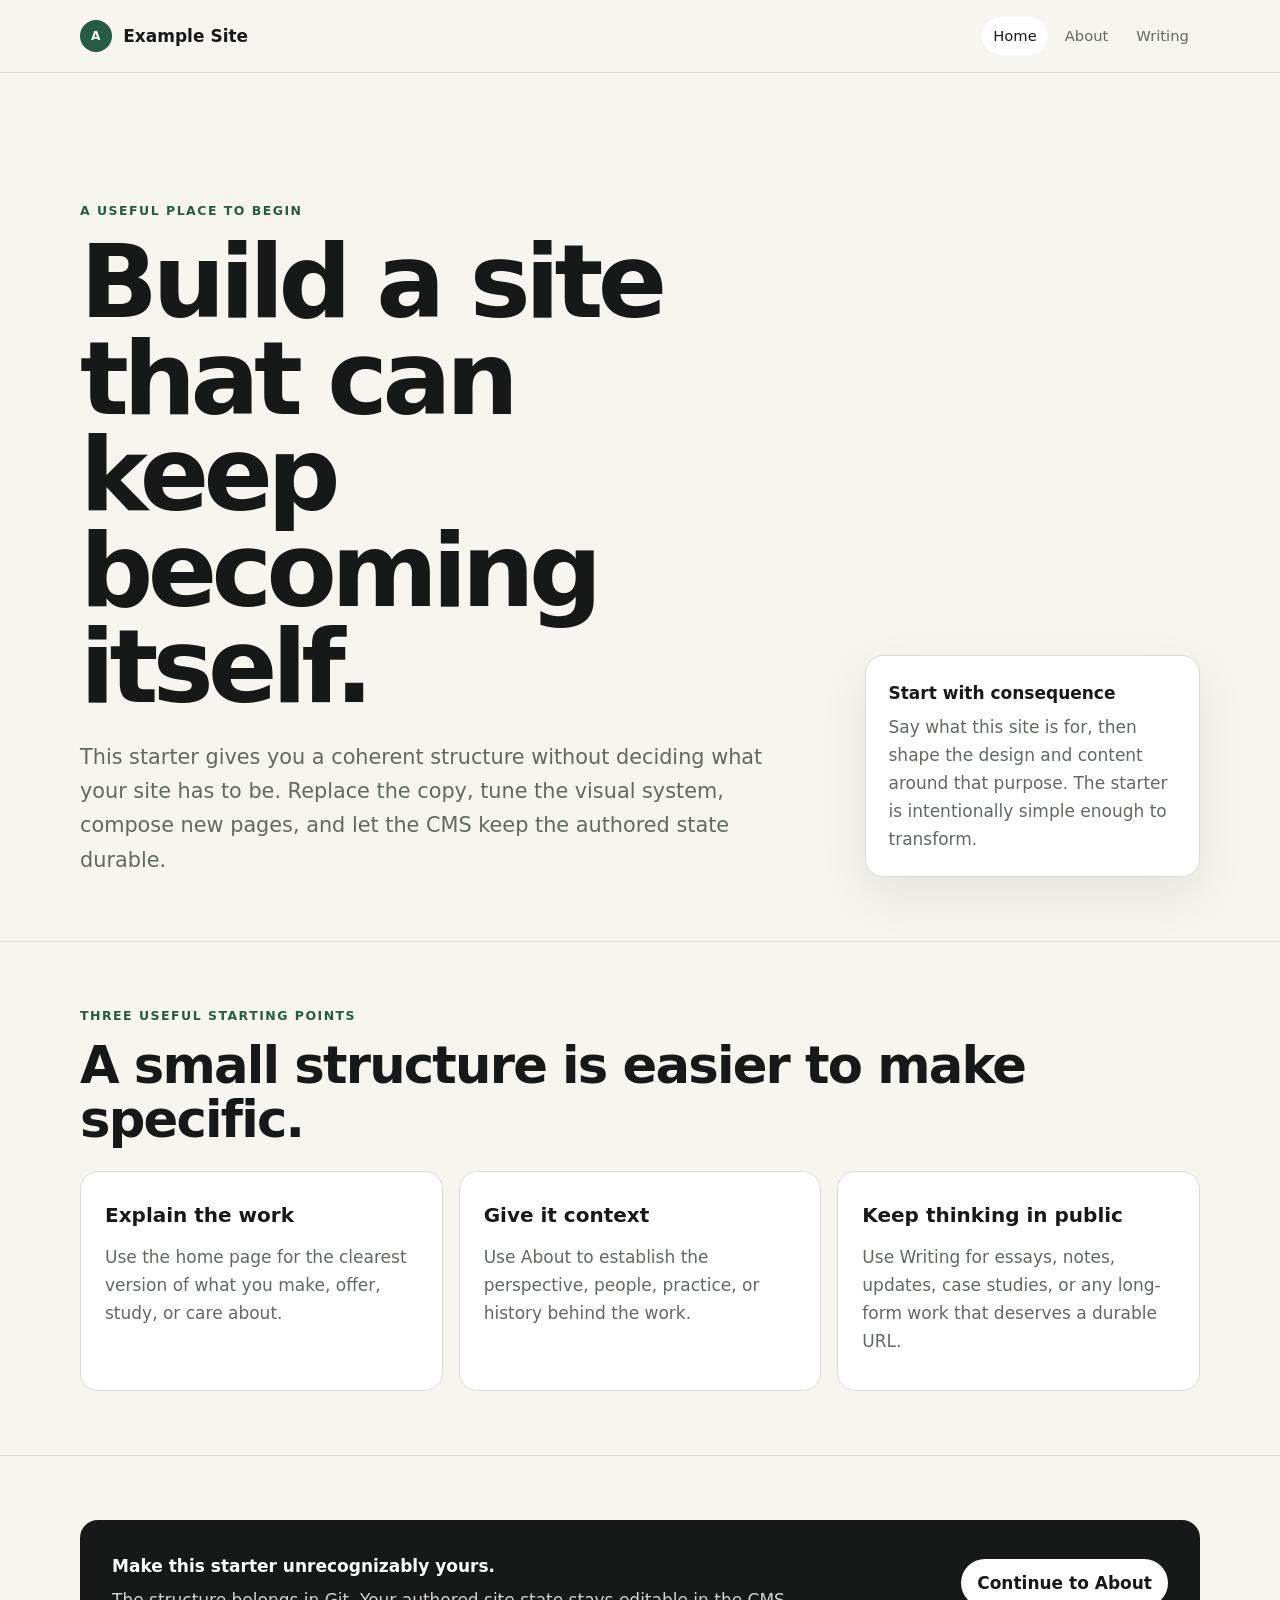
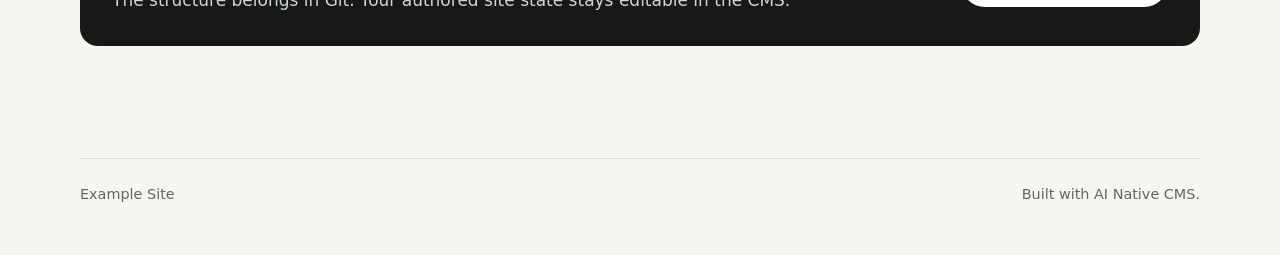
<file: index.html>
<!doctype html>
<html lang="en">
<head>
<meta charset="utf-8">
<meta name="viewport" content="width=device-width,initial-scale=1">
<title>Example Site</title>
<meta name="description" content="A clear starting point for an AI Native CMS site.">
<link rel="canonical" href="https://example.com/">
<link rel="stylesheet" href="/assets/styles.css">
</head>
<body>
<header class="site-header">
<div class="site-header__inner">
<a class="brand" href="/"><span class="brand-mark" aria-hidden="true">A</span><span class="brand-name">Example Site</span></a>
<nav id="site-nav" class="site-nav" aria-label="Primary"><a href="/" aria-current="page">Home</a><a href="/about.html">About</a><a href="/writing.html">Writing</a></nav>
</div>
</header>
<main>
<section class="hero">
<div class="wrap hero-grid">
<div>
<p class="eyebrow" data-cms-id="home-eyebrow">A useful place to begin</p>
<h1 data-cms-id="home-title">Build a site that can keep becoming itself.</h1>
<p class="lede" data-cms-id="home-lede">This starter gives you a coherent structure without deciding what your site has to be. Replace the copy, tune the visual system, compose new pages, and let the CMS keep the authored state durable.</p>
</div>
<aside class="hero-note">
<strong data-cms-id="home-note-title">Start with consequence</strong>
<p data-cms-id="home-note-copy">Say what this site is for, then shape the design and content around that purpose. The starter is intentionally simple enough to transform.</p>
</aside>
</div>
</section>
<section class="band">
<div class="wrap">
<p class="eyebrow" data-cms-id="home-grid-eyebrow">Three useful starting points</p>
<h2 data-cms-id="home-grid-title">A small structure is easier to make specific.</h2>
<div class="grid">
<article class="card">
<h3 data-cms-id="home-card-1-title">Explain the work</h3>
<p data-cms-id="home-card-1-copy">Use the home page for the clearest version of what you make, offer, study, or care about.</p>
</article>
<article class="card">
<h3 data-cms-id="home-card-2-title">Give it context</h3>
<p data-cms-id="home-card-2-copy">Use About to establish the perspective, people, practice, or history behind the work.</p>
</article>
<article class="card">
<h3 data-cms-id="home-card-3-title">Keep thinking in public</h3>
<p data-cms-id="home-card-3-copy">Use Writing for essays, notes, updates, case studies, or any long-form work that deserves a durable URL.</p>
</article>
</div>
</div>
</section>
<section class="band">
<div class="wrap">
<div class="cta">
<div><strong data-cms-id="home-cta-title">Make this starter unrecognizably yours.</strong><p data-cms-id="home-cta-copy">The structure belongs in Git. Your authored site state stays editable in the CMS.</p></div>
<a class="button button--light" href="/about.html">Continue to About</a>
</div>
</div>
</section>
</main>
<footer class="site-footer"><div class="site-footer__inner"><span class="brand-name">Example Site</span><span>Built with AI Native CMS.</span></div></footer>
</body>
</html>
</file>
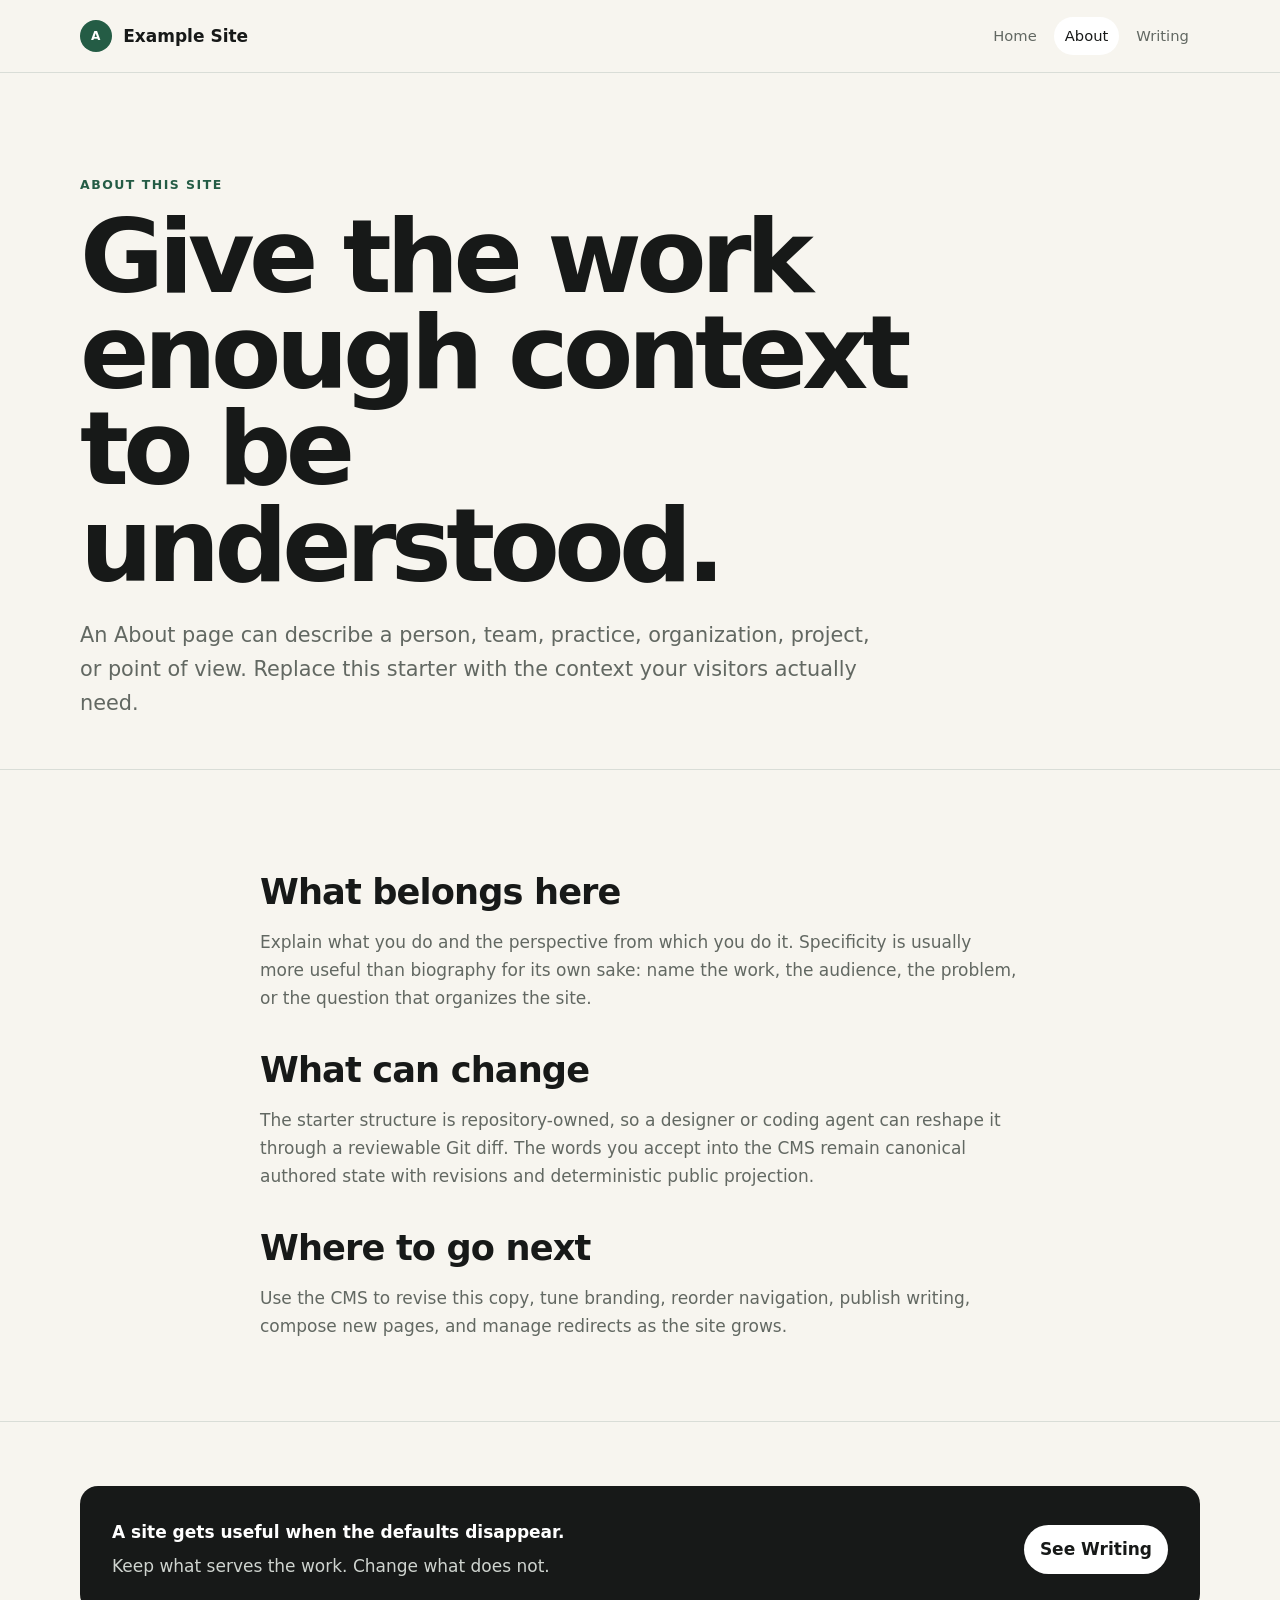
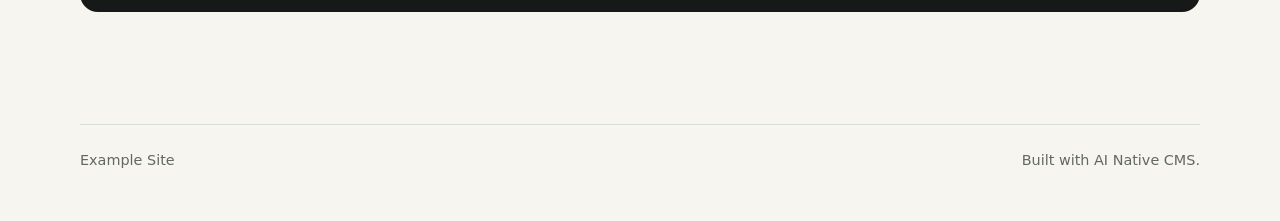
<file: about.html>
<!doctype html>
<html lang="en">
<head>
<meta charset="utf-8">
<meta name="viewport" content="width=device-width,initial-scale=1">
<title>About — Example Site</title>
<meta name="description" content="Context for the work behind this site.">
<link rel="canonical" href="https://example.com/about.html">
<link rel="stylesheet" href="/assets/styles.css">
</head>
<body>
<header class="site-header">
<div class="site-header__inner">
<a class="brand" href="/"><span class="brand-mark" aria-hidden="true">A</span><span class="brand-name">Example Site</span></a>
<nav id="site-nav" class="site-nav" aria-label="Primary"><a href="/">Home</a><a href="/about.html" aria-current="page">About</a><a href="/writing.html">Writing</a></nav>
</div>
</header>
<main>
<section class="page-intro">
<div class="wrap">
<p class="eyebrow" data-cms-id="about-eyebrow">About this site</p>
<h1 data-cms-id="about-title">Give the work enough context to be understood.</h1>
<p class="lede" data-cms-id="about-lede">An About page can describe a person, team, practice, organization, project, or point of view. Replace this starter with the context your visitors actually need.</p>
</div>
</section>
<section class="band">
<div class="wrap prose">
<h2 data-cms-id="about-section-1-title">What belongs here</h2>
<p data-cms-id="about-section-1-copy">Explain what you do and the perspective from which you do it. Specificity is usually more useful than biography for its own sake: name the work, the audience, the problem, or the question that organizes the site.</p>
<h2 data-cms-id="about-section-2-title">What can change</h2>
<p data-cms-id="about-section-2-copy">The starter structure is repository-owned, so a designer or coding agent can reshape it through a reviewable Git diff. The words you accept into the CMS remain canonical authored state with revisions and deterministic public projection.</p>
<h2 data-cms-id="about-section-3-title">Where to go next</h2>
<p data-cms-id="about-section-3-copy">Use the CMS to revise this copy, tune branding, reorder navigation, publish writing, compose new pages, and manage redirects as the site grows.</p>
</div>
</section>
<section class="band"><div class="wrap"><div class="cta"><div><strong data-cms-id="about-cta-title">A site gets useful when the defaults disappear.</strong><p data-cms-id="about-cta-copy">Keep what serves the work. Change what does not.</p></div><a class="button button--light" href="/writing.html">See Writing</a></div></div></section>
</main>
<footer class="site-footer"><div class="site-footer__inner"><span class="brand-name">Example Site</span><span>Built with AI Native CMS.</span></div></footer>
</body>
</html>
</file>
<file: assets/styles.css>
:root{--canvas:#f7f5ef;--surface:#fff;--ink:#171918;--muted:#626862;--accent:#245c45;--line:#d9ddd7;--radius:18px;--content-width:1120px;--shadow:0 18px 50px rgba(23,25,24,.08);font-family:Inter,ui-sans-serif,system-ui,-apple-system,BlinkMacSystemFont,"Segoe UI",sans-serif;color-scheme:light}*{box-sizing:border-box}html{scroll-behavior:smooth}body{margin:0;background:var(--canvas);color:var(--ink);font-size:17px;line-height:1.65}a{color:inherit}img{max-width:100%;height:auto}.site-header{position:sticky;top:0;z-index:20;background:color-mix(in srgb,var(--canvas) 92%,transparent);backdrop-filter:blur(16px);border-bottom:1px solid var(--line)}.site-header__inner{width:min(calc(100% - 2rem),var(--content-width));margin:auto;min-height:72px;display:flex;align-items:center;justify-content:space-between;gap:1.25rem}.brand{display:flex;align-items:center;gap:.7rem;text-decoration:none;font-weight:760}.brand-mark{display:grid;place-items:center;width:2rem;height:2rem;border-radius:50%;background:var(--accent);color:#fff;font-size:.76rem;letter-spacing:.04em}.brand-name{white-space:nowrap}.site-nav{display:flex;align-items:center;gap:.35rem;flex-wrap:wrap;justify-content:flex-end}.site-nav a{padding:.45rem .7rem;border-radius:999px;text-decoration:none;color:var(--muted);font-size:.92rem}.site-nav a:hover,.site-nav a:focus-visible,.site-nav a[aria-current="page"]{background:var(--surface);color:var(--ink)}main{min-height:60vh}.wrap{width:min(calc(100% - 2rem),var(--content-width));margin-inline:auto}.hero{padding:clamp(4.5rem,10vw,8rem) 0 4rem}.hero-grid{display:grid;grid-template-columns:minmax(0,1.35fr) minmax(260px,.65fr);gap:clamp(2rem,7vw,6rem);align-items:end}.eyebrow{margin:0 0 .8rem;color:var(--accent);font-size:.78rem;font-weight:800;letter-spacing:.12em;text-transform:uppercase}.hero h1,.page-intro h1{margin:0;max-width:13ch;font-size:clamp(3rem,8vw,6.5rem);line-height:.94;letter-spacing:-.055em}.lede{max-width:60ch;margin:1.5rem 0 0;color:var(--muted);font-size:clamp(1.08rem,2vw,1.3rem)}.hero-note{background:var(--surface);border:1px solid var(--line);border-radius:var(--radius);padding:1.4rem;box-shadow:var(--shadow)}.hero-note p{margin:.4rem 0 0;color:var(--muted)}.band{padding:4rem 0;border-top:1px solid var(--line)}.band h2{margin:0 0 1.5rem;font-size:clamp(2rem,4vw,3.3rem);line-height:1.05;letter-spacing:-.035em}.grid{display:grid;grid-template-columns:repeat(3,minmax(0,1fr));gap:1rem}.card{background:var(--surface);border:1px solid var(--line);border-radius:var(--radius);padding:1.5rem;min-height:220px}.card h3{margin:.2rem 0 .7rem;font-size:1.25rem}.card p{margin:0;color:var(--muted)}.cta{display:flex;align-items:center;justify-content:space-between;gap:2rem;padding:2rem;background:var(--ink);color:#fff;border-radius:var(--radius)}.cta p{margin:.4rem 0 0;color:#cfd4cf}.button{display:inline-flex;align-items:center;justify-content:center;min-height:44px;padding:.65rem 1rem;border-radius:999px;background:var(--accent);color:#fff;text-decoration:none;font-weight:700}.button--light{background:#fff;color:var(--ink)}.page-intro{padding:clamp(4rem,8vw,7rem) 0 3rem}.prose{max-width:760px}.prose h2{margin:2.5rem 0 .8rem;font-size:clamp(1.6rem,3vw,2.2rem);letter-spacing:-.025em}.prose p{color:var(--muted)}.writing-list{display:grid;gap:.85rem;margin-top:2rem}.writing-item{display:grid;grid-template-columns:1fr auto;gap:1rem;padding:1.1rem 0;border-top:1px solid var(--line)}.writing-item a{text-decoration:none;font-weight:750}.writing-item p{margin:.25rem 0 0;color:var(--muted);font-size:.95rem}.writing-item time{color:var(--muted);font-size:.9rem}.empty-state{padding:1.3rem;border:1px dashed var(--line);border-radius:var(--radius);color:var(--muted)}.article{max-width:760px;margin:0 auto;padding:4rem 1rem}.article header{margin-bottom:2.5rem}.article h1{font-size:clamp(2.7rem,7vw,5rem);line-height:1;letter-spacing:-.045em;margin:.4rem 0 1rem}.article-meta{color:var(--muted)}.article-body{font-size:1.08rem}.article-body h2,.article-body h3,.article-body h4{margin-top:2.4rem;line-height:1.15}.article-body p,.article-body li{color:#303532}.site-footer{padding:3rem 0;color:var(--muted);font-size:.9rem}.site-footer__inner{width:min(calc(100% - 2rem),var(--content-width));margin:auto;display:flex;justify-content:space-between;gap:1rem;border-top:1px solid var(--line);padding-top:1.5rem}@media(max-width:800px){.site-header__inner{align-items:flex-start;padding:.8rem 0;min-height:auto}.site-nav{gap:.15rem}.hero-grid{grid-template-columns:1fr}.grid{grid-template-columns:1fr}.card{min-height:auto}.cta{align-items:flex-start;flex-direction:column}.writing-item{grid-template-columns:1fr}.site-footer__inner{flex-direction:column}}@media(max-width:560px){body{font-size:16px}.site-header__inner{display:block}.brand{margin-bottom:.65rem}.site-nav{justify-content:flex-start}.site-nav a{padding:.35rem .55rem}.hero{padding-top:3.5rem}.hero h1,.page-intro h1{font-size:clamp(2.6rem,15vw,4.2rem)}}@media(prefers-reduced-motion:reduce){html{scroll-behavior:auto}}
</file>
